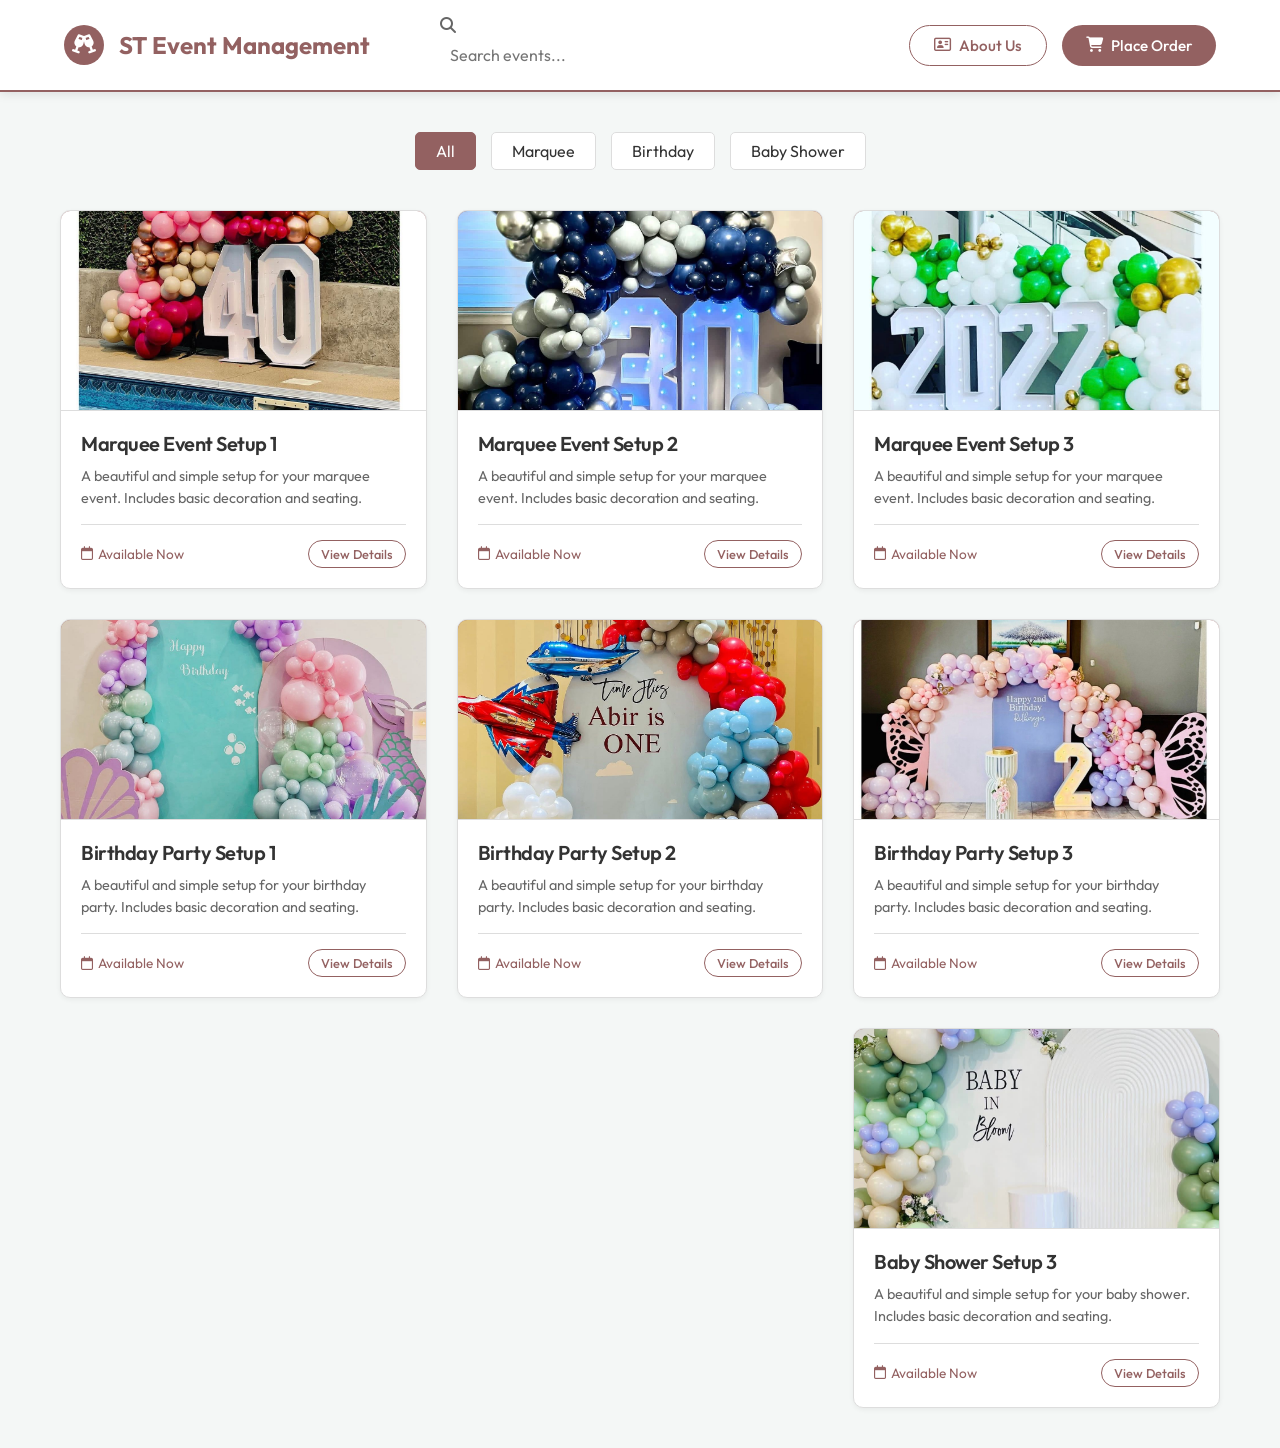
<file: index.html>
<!DOCTYPE html>
<html lang="en">

<head>
    <meta charset="UTF-8">
    <meta name="viewport" content="width=device-width, initial-scale=1.0">
    <title>ST Event Management | Home</title>
    <link rel="stylesheet" href="css/style.css">
    <link rel="stylesheet" href="https://cdnjs.cloudflare.com/ajax/libs/font-awesome/6.4.0/css/all.min.css">
</head>

<body>

    <header>
        <a href="index.html" class="logo">
            <div class="logo-icon">
                <i class="fa-solid fa-glass-cheers"></i>
            </div>
            ST Event Management
        </a>

        <div class="search-nav" style="flex: 1; max-width: 400px; margin: 0 20px;">
            <i class="fa-solid fa-magnifying-glass" style="color: var(--text-secondary);"></i>
            <input type="text" id="searchInput" placeholder="Search events..."
                style="width: 100%; border: none; background: transparent; outline: none; padding: 10px; font-size: 1rem; color: var(--text-primary);">
        </div>

        <nav class="nav-links">
            <a href="about.html" class="btn btn-outline"><i class="fa-regular fa-address-card"></i> About Us</a>

            <a href="login.html" class="btn btn-primary"><i class="fa-solid fa-cart-shopping"></i> Place Order</a>
        </nav>
    </header>

    <main class="container">
        <div class="filters animate-in delay-1">
            <button class="filter-btn active" data-filter="all">All</button>
            <button class="filter-btn" data-filter="marquee">Marquee</button>
            <button class="filter-btn" data-filter="birthday">Birthday</button>
            <button class="filter-btn" data-filter="babyshower">Baby Shower</button>
        </div>

        <div class="event-grid" id="event-grid">
            <!-- Marquee Events -->
            <a href="event.html?category=marquee&img=./images/marque%201.jpeg" class="event-card animate-in delay-1"
                data-category="marquee">
                <div class="card-image placeholder" style="position: relative;">
                    <img src="./images/marque 1.jpeg" alt="Marquee Setup 1"
                        style="position: absolute; top: 0; left: 0; width: 100%; height: 100%; object-fit: cover; z-index: 1;"
                        onerror="this.style.display='none';">
                    <span
                        style="color: white; font-size: 1.2rem; font-weight: bold; position: relative; z-index: 0;">Image
                        1</span>
                </div>
                <div class="card-content">
                    <h3 class="card-title">Marquee Event Setup 1</h3>
                    <p class="card-details">A beautiful and simple setup for your marquee event. Includes basic
                        decoration and seating.</p>
                    <div class="card-footer">
                        <span class="event-date"><i class="fa-regular fa-calendar"></i> Available Now</span>
                        <span class="btn btn-outline" style="padding: 5px 12px; font-size: 0.8rem;">View Details</span>
                    </div>
                </div>
            </a>
            <a href="event.html?category=marquee&img=./images/marque%202.jpeg" class="event-card animate-in delay-2"
                data-category="marquee">
                <div class="card-image placeholder" style="position: relative;">
                    <img src="./images/marque 2.jpeg" alt="Marquee Setup 2"
                        style="position: absolute; top: 0; left: 0; width: 100%; height: 100%; object-fit: cover; z-index: 1;"
                        onerror="this.style.display='none';">
                    <span
                        style="color: white; font-size: 1.2rem; font-weight: bold; position: relative; z-index: 0;">Image
                        2</span>
                </div>
                <div class="card-content">
                    <h3 class="card-title">Marquee Event Setup 2</h3>
                    <p class="card-details">A beautiful and simple setup for your marquee event. Includes basic
                        decoration and seating.</p>
                    <div class="card-footer">
                        <span class="event-date"><i class="fa-regular fa-calendar"></i> Available Now</span>
                        <span class="btn btn-outline" style="padding: 5px 12px; font-size: 0.8rem;">View Details</span>
                    </div>
                </div>
            </a>
            <a href="event.html?category=marquee&img=./images/marque%203.jpeg" class="event-card animate-in delay-3"
                data-category="marquee">
                <div class="card-image placeholder" style="position: relative;">
                    <img src="./images/marque 3.jpeg" alt="Marquee Setup 3"
                        style="position: absolute; top: 0; left: 0; width: 100%; height: 100%; object-fit: cover; z-index: 1;"
                        onerror="this.style.display='none';">
                    <span
                        style="color: white; font-size: 1.2rem; font-weight: bold; position: relative; z-index: 0;">Image
                        3</span>
                </div>
                <div class="card-content">
                    <h3 class="card-title">Marquee Event Setup 3</h3>
                    <p class="card-details">A beautiful and simple setup for your marquee event. Includes basic
                        decoration and seating.</p>
                    <div class="card-footer">
                        <span class="event-date"><i class="fa-regular fa-calendar"></i> Available Now</span>
                        <span class="btn btn-outline" style="padding: 5px 12px; font-size: 0.8rem;">View Details</span>
                    </div>
                </div>
            </a>

            <!-- Birthday Events -->
            <a href="event.html?category=birthday&img=images/Birthday%201.jpeg" class="event-card animate-in delay-4"
                data-category="birthday">
                <div class="card-image placeholder" style="position: relative;">
                    <img src="images/Birthday 1.jpeg" alt="Birthday Party Setup 1"
                        style="position: absolute; top: 0; left: 0; width: 100%; height: 100%; object-fit: cover; z-index: 1;"
                        onerror="this.style.display='none';">
                    <span
                        style="color: white; font-size: 1.2rem; font-weight: bold; position: relative; z-index: 0;">Image
                        1</span>
                </div>
                <div class="card-content">
                    <h3 class="card-title">Birthday Party Setup 1</h3>
                    <p class="card-details">A beautiful and simple setup for your birthday party. Includes basic
                        decoration and seating.</p>
                    <div class="card-footer">
                        <span class="event-date"><i class="fa-regular fa-calendar"></i> Available Now</span>
                        <span class="btn btn-outline" style="padding: 5px 12px; font-size: 0.8rem;">View Details</span>
                    </div>
                </div>
            </a>
            <a href="event.html?category=birthday&img=images/Birthday%202.jpeg" class="event-card animate-in delay-5"
                data-category="birthday">
                <div class="card-image placeholder" style="position: relative;">
                    <img src="images/birthday 2.jpeg" alt="Birthday Party Setup 2"
                        style="position: absolute; top: 0; left: 0; width: 100%; height: 100%; object-fit: cover; z-index: 1;"
                        onerror="this.style.display='none';">
                    <span
                        style="color: white; font-size: 1.2rem; font-weight: bold; position: relative; z-index: 0;">Image
                        2</span>
                </div>
                <div class="card-content">
                    <h3 class="card-title">Birthday Party Setup 2</h3>
                    <p class="card-details">A beautiful and simple setup for your birthday party. Includes basic
                        decoration and seating.</p>
                    <div class="card-footer">
                        <span class="event-date"><i class="fa-regular fa-calendar"></i> Available Now</span>
                        <span class="btn btn-outline" style="padding: 5px 12px; font-size: 0.8rem;">View Details</span>
                    </div>
                </div>
            </a>
            <a href="event.html?category=birthday&img=images/Birthday%203.jpeg" class="event-card animate-in delay-6"
                data-category="birthday">
                <div class="card-image placeholder" style="position: relative;">
                    <img src="images/birthday 3.jpeg" alt="Birthday Party Setup 3"
                        style="position: absolute; top: 0; left: 0; width: 100%; height: 100%; object-fit: cover; z-index: 1;"
                        onerror="this.style.display='none';">
                    <span
                        style="color: white; font-size: 1.2rem; font-weight: bold; position: relative; z-index: 0;">Image
                        3</span>
                </div>
                <div class="card-content">
                    <h3 class="card-title">Birthday Party Setup 3</h3>
                    <p class="card-details">A beautiful and simple setup for your birthday party. Includes basic
                        decoration and seating.</p>
                    <div class="card-footer">
                        <span class="event-date"><i class="fa-regular fa-calendar"></i> Available Now</span>
                        <span class="btn btn-outline" style="padding: 5px 12px; font-size: 0.8rem;">View Details</span>
                    </div>
                </div>
            </a>

            <!-- Baby Shower Events -->
            <a href="event.html?category=babyshower&img=images/Baby%20shower%201.jpeg"
                class="event-card animate-in delay-1" data-category="babyshower">
                <div class="card-image placeholder" style="position: relative;">
                    <img src="images/Baby shower 1.jpeg" alt="Baby Shower Setup 1"
                        style="position: absolute; top: 0; left: 0; width: 100%; height: 100%; object-fit: cover; z-index: 1;"
                        onerror="this.style.display='none';">
                    <span
                        style="color: white; font-size: 1.2rem; font-weight: bold; position: relative; z-index: 0;">Image
                        1</span>
                </div>
                <div class="card-content">
                    <h3 class="card-title">Baby Shower Setup 1</h3>
                    <p class="card-details">A beautiful and simple setup for your baby shower. Includes basic decoration
                        and seating.</p>
                    <div class="card-footer">
                        <span class="event-date"><i class="fa-regular fa-calendar"></i> Available Now</span>
                        <span class="btn btn-outline" style="padding: 5px 12px; font-size: 0.8rem;">View Details</span>
                    </div>
                </div>
            </a>
            <a href="event.html?category=babyshower&img=images/Baby%20shower%202.jpeg"
                class="event-card animate-in delay-2" data-category="babyshower">
                <div class="card-image placeholder" style="position: relative;">
                    <img src="images/baby shower 4.jpeg" alt="Baby Shower Setup 2"
                        style="position: absolute; top: 0; left: 0; width: 100%; height: 100%; object-fit: cover; z-index: 1;"
                        onerror="this.style.display='none';">
                    <span
                        style="color: white; font-size: 1.2rem; font-weight: bold; position: relative; z-index: 0;">Image
                        2</span>
                </div>
                <div class="card-content">
                    <h3 class="card-title">Baby Shower Setup 2</h3>
                    <p class="card-details">A beautiful and simple setup for your baby shower. Includes basic decoration
                        and seating.</p>
                    <div class="card-footer">
                        <span class="event-date"><i class="fa-regular fa-calendar"></i> Available Now</span>
                        <span class="btn btn-outline" style="padding: 5px 12px; font-size: 0.8rem;">View Details</span>
                    </div>
                </div>
            </a>
            <a href="event.html?category=babyshower&img=images/Baby%20shower%203.jpeg"
                class="event-card animate-in delay-3" data-category="babyshower">
                <div class="card-image placeholder" style="position: relative;">
                    <img src="images/baby shower 5.jpeg" alt="Baby Shower Setup 3"
                        style="position: absolute; top: 0; left: 0; width: 100%; height: 100%; object-fit: cover; z-index: 1;"
                        onerror="this.style.display='none';">
                    <span
                        style="color: white; font-size: 1.2rem; font-weight: bold; position: relative; z-index: 0;">Image
                        3</span>
                </div>
                <div class="card-content">
                    <h3 class="card-title">Baby Shower Setup 3</h3>
                    <p class="card-details">A beautiful and simple setup for your baby shower. Includes basic decoration
                        and seating.</p>
                    <div class="card-footer">
                        <span class="event-date"><i class="fa-regular fa-calendar"></i> Available Now</span>
                        <span class="btn btn-outline" style="padding: 5px 12px; font-size: 0.8rem;">View Details</span>
                    </div>
                </div>
            </a>
        </div>

        <script>
            // Filter interaction logic
            let currentFilter = 'all';
            let searchQuery = '';

            const cards = document.querySelectorAll('.event-card');
            const searchInput = document.getElementById('searchInput');
            const buttons = document.querySelectorAll('.filter-btn');

            function filterCards() {
                cards.forEach(card => {
                    const category = card.getAttribute('data-category');
                    const title = card.querySelector('.card-title').textContent.toLowerCase();
                    const desc = card.querySelector('.card-details').textContent.toLowerCase();

                    const matchesFilter = currentFilter === 'all' || currentFilter === category;
                    const matchesSearch = title.includes(searchQuery.toLowerCase()) || desc.includes(searchQuery.toLowerCase());

                    if (matchesFilter && matchesSearch) {
                        card.style.display = 'flex'; // The cards are flex containers
                    } else {
                        card.style.display = 'none';
                    }
                });
            }

            // Search event listener
            searchInput.addEventListener('input', (e) => {
                searchQuery = e.target.value;
                filterCards();
            });

            // Category filter event listeners
            buttons.forEach(btn => {
                btn.addEventListener('click', () => {
                    // Update active state
                    buttons.forEach(b => b.classList.remove('active'));
                    btn.classList.add('active');

                    // Get filter and apply
                    currentFilter = btn.getAttribute('data-filter');
                    filterCards();
                });
            });
        </script>
</body>

</html>
</file>
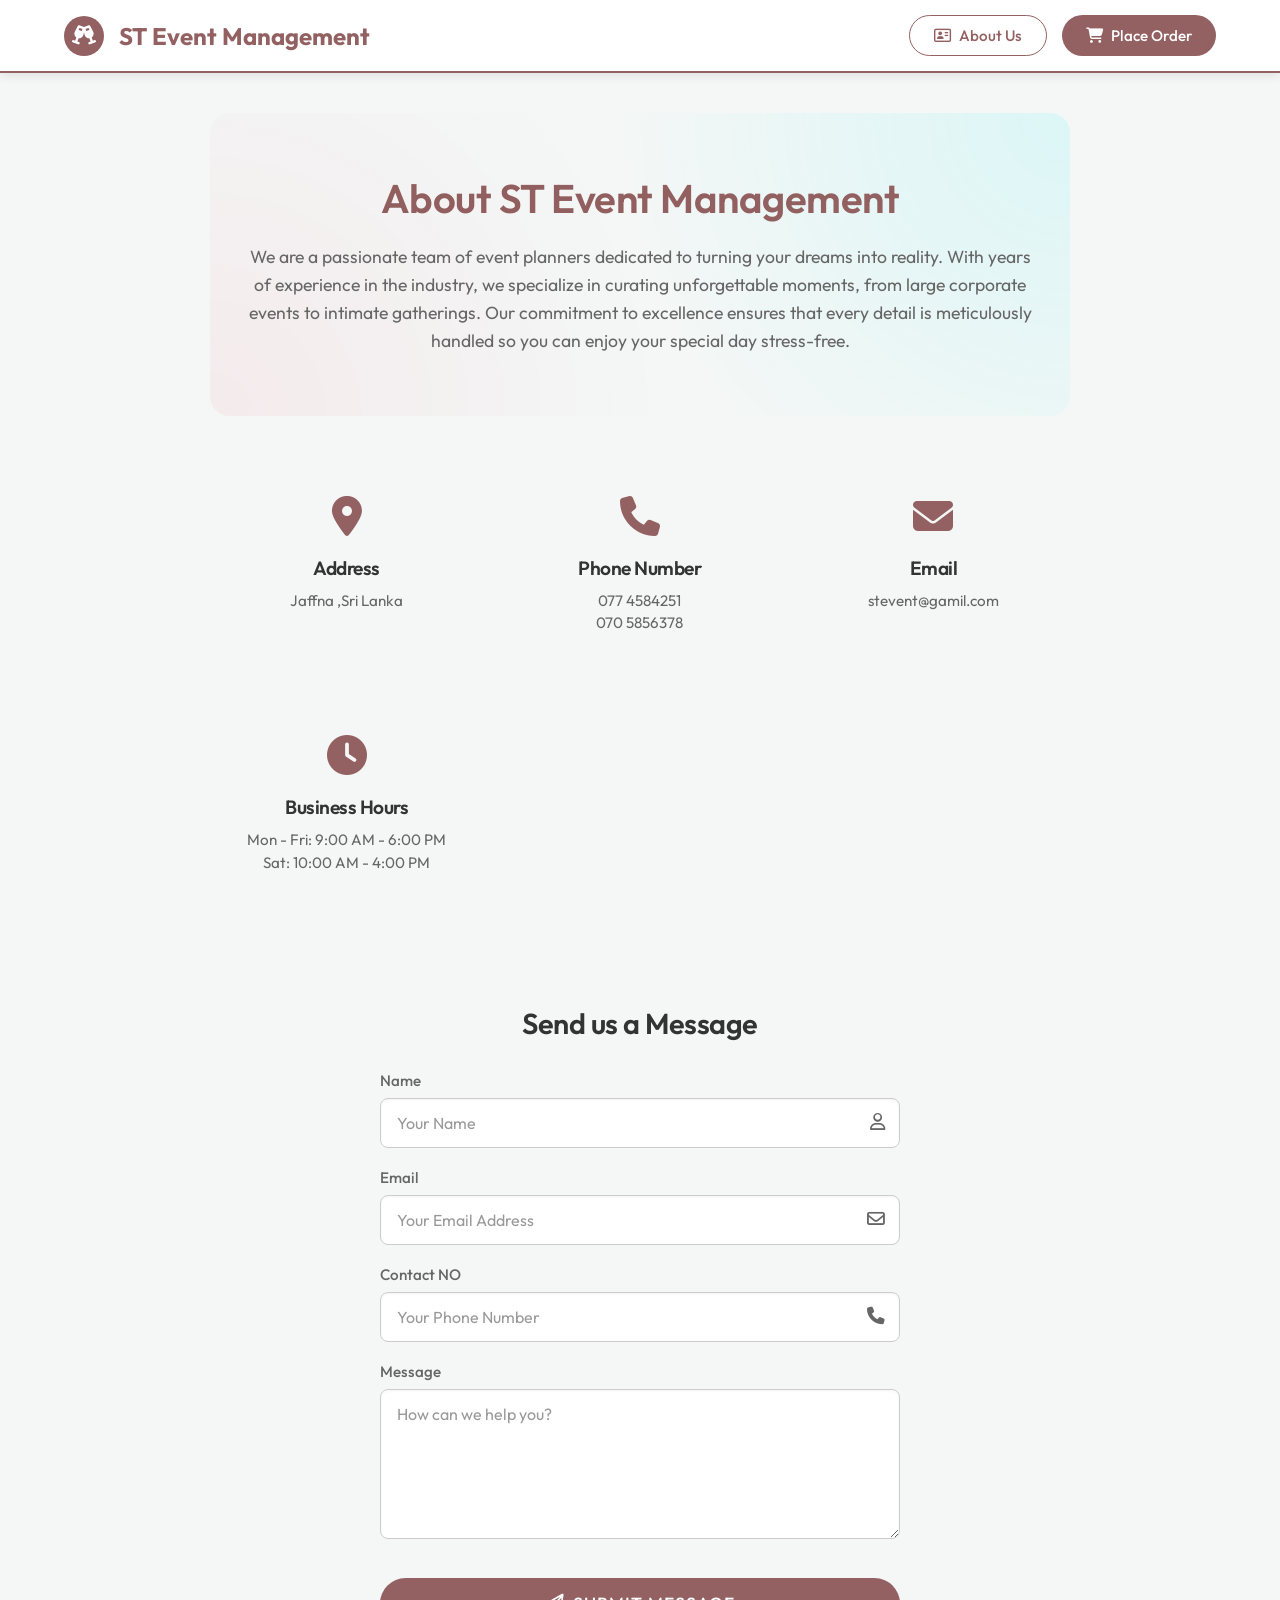
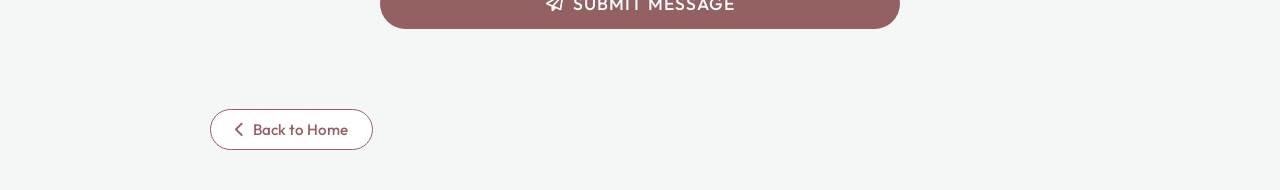
<file: about.html>
<!DOCTYPE html>
<html lang="en">

<head>
    <meta charset="UTF-8">
    <meta name="viewport" content="width=device-width, initial-scale=1.0">
    <title>About Us | ST Event Management</title>
    <link rel="stylesheet" href="css/style.css">
    <link rel="stylesheet" href="css/auth.css">
    <link rel="stylesheet" href="css/about.css">
    <link rel="stylesheet" href="https://cdnjs.cloudflare.com/ajax/libs/font-awesome/6.4.0/css/all.min.css">
</head>

<body>

    <header>
        <a href="index.html" class="logo">
            <div class="logo-icon">
                <i class="fa-solid fa-glass-cheers"></i>
            </div>
            ST Event Management
        </a>
        <nav class="nav-links">
            <a href="about.html" class="btn btn-outline" style="border-color: var(--accent-primary);"><i
                    class="fa-regular fa-address-card"></i> About Us</a>
            <a href="order.html" class="btn btn-primary"><i class="fa-solid fa-cart-shopping"></i> Place Order</a>
        </nav>
    </header>

    <main class="container">

        <div class="about-hero animate-in delay-1">
            <h1 class="about-title">About ST Event Management</h1>
            <p
                style="color: var(--text-secondary); max-width: 800px; margin: 0 auto; font-size: 1.1rem; line-height: 1.6;">
                We are a passionate team of event planners dedicated to turning your dreams into reality.
                With years of experience in the industry, we specialize in curating unforgettable moments,
                from large corporate events to intimate gatherings. Our commitment to excellence ensures that
                every detail is meticulously handled so you can enjoy your special day stress-free.
            </p>
        </div>

        <div class="info-grid">
            <div class="info-card animate-in delay-2">
                <i class="fa-solid fa-location-dot info-icon"></i>
                <h3 class="info-title">Address</h3>
                <p class="info-text">Jaffna ,Sri Lanka </p>
            </div>

            <div class="info-card animate-in delay-3">
                <i class="fa-solid fa-phone info-icon"></i>
                <h3 class="info-title">Phone Number</h3>
                <p class="info-text">077 4584251 <br>070 5856378 </p>
            </div>

            <div class="info-card animate-in delay-4">
                <i class="fa-solid fa-envelope info-icon"></i>
                <h3 class="info-title">Email</h3>
                <p class="info-text">stevent@gamil.com </p>
            </div>

            <div class="info-card animate-in delay-5">
                <i class="fa-solid fa-clock info-icon"></i>
                <h3 class="info-title">Business Hours</h3>
                <p class="info-text">Mon - Fri: 9:00 AM - 6:00 PM <br> Sat: 10:00 AM - 4:00 PM</p>
            </div>
        </div>

        <div class="contact-section animate-in delay-6">
            <h2 class="contact-title">Send us a Message</h2>
            <form action="index.html" method="GET">
                <div class="form-group">
                    <label for="name">Name</label>
                    <input type="text" id="name" class="form-control" placeholder="Your Name" required>
                    <i class="fa-regular fa-user form-icon"></i>
                </div>

                <div class="form-group">
                    <label for="email">Email</label>
                    <input type="email" id="email" class="form-control" placeholder="Your Email Address" required>
                    <i class="fa-regular fa-envelope form-icon"></i>
                </div>

                <div class="form-group">
                    <label for="contact-no">Contact NO</label>
                    <input type="tel" id="contact-no" class="form-control" placeholder="Your Phone Number">
                    <i class="fa-solid fa-phone form-icon"></i>
                </div>

                <div class="form-group">
                    <label for="message">Message</label>
                    <textarea id="message" class="form-control" placeholder="How can we help you?"
                        style="min-height: 150px; resize: vertical;" required></textarea>
                </div>

                <button type="submit" class="btn btn-primary auth-btn"
                    style="background: linear-gradient(135deg, var(--accent-secondary), var(--accent-primary)); border-radius: 30px;">
                    <i class="fa-regular fa-paper-plane"></i> Submit Message
                </button>
            </form>
        </div>

        <div style="text-align: left; margin-top: 20px;">
            <a href="index.html" class="btn btn-outline animate-in delay-6"><i class="fa-solid fa-chevron-left"></i>
                Back to Home</a>
        </div>

    </main>

</body>

</html>
</file>
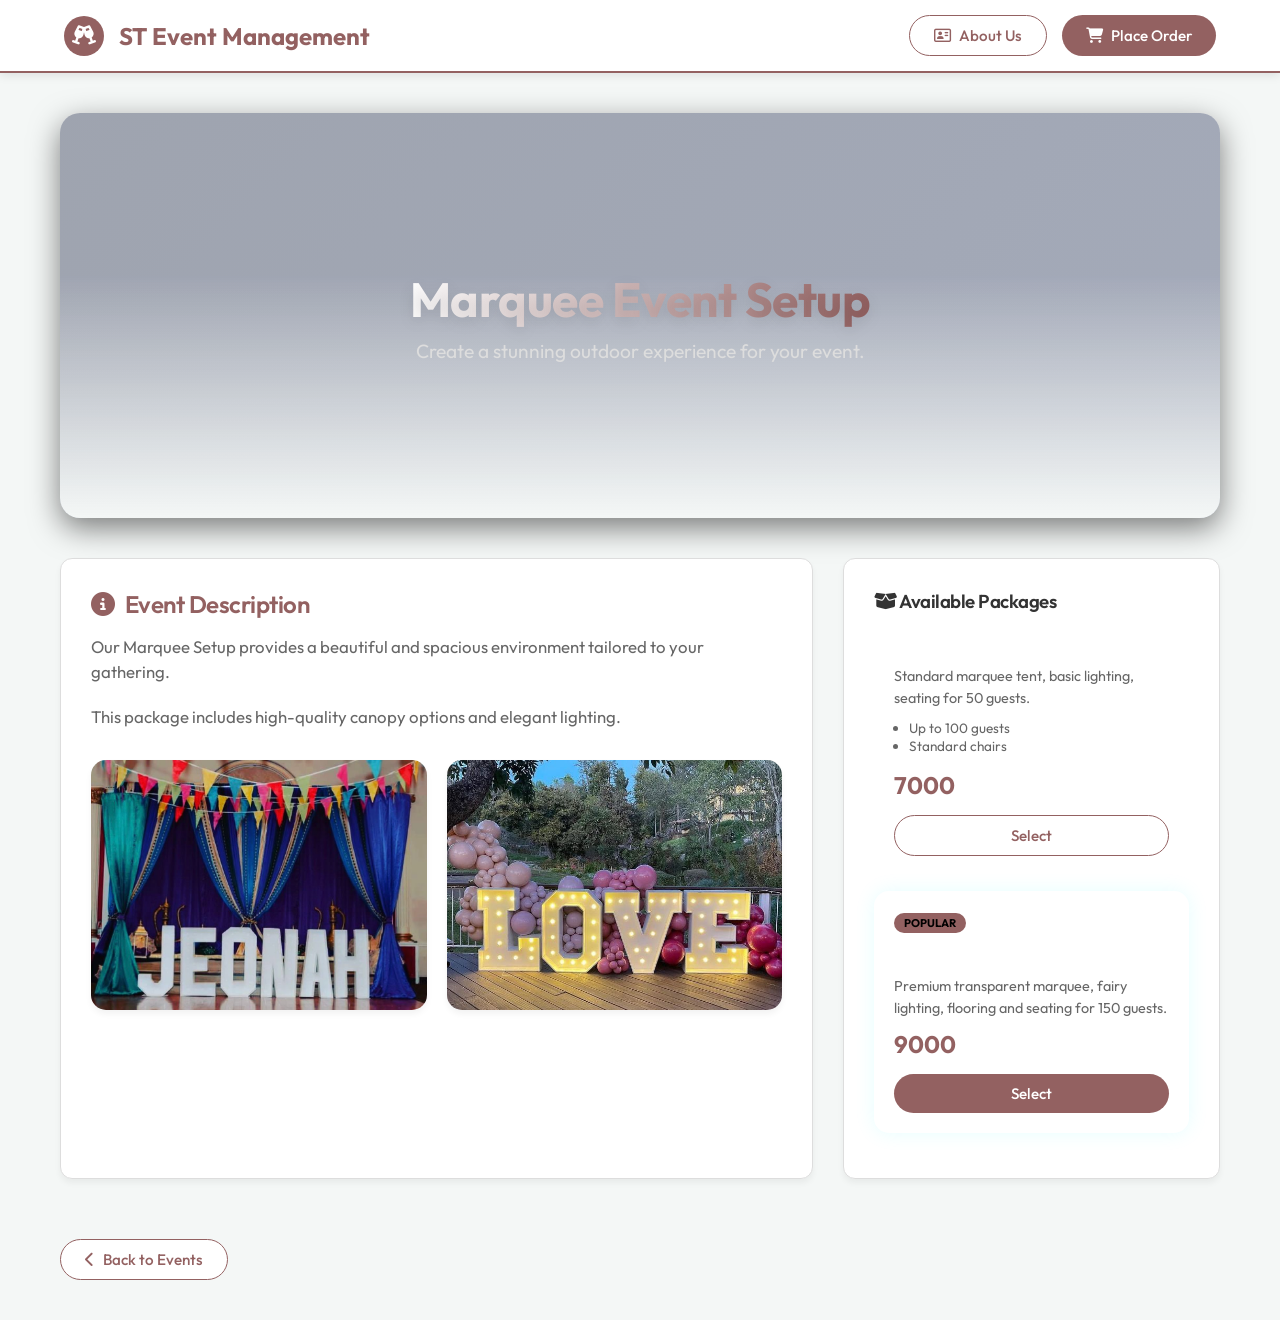
<file: event.html>
<!DOCTYPE html>
<html lang="en">

<head>
    <meta charset="UTF-8">
    <meta name="viewport" content="width=device-width, initial-scale=1.0">
    <title>Event Details | ST Event Management</title>

    <link rel="stylesheet" href="css/style.css">
    <link rel="stylesheet" href="css/event.css">
    <link rel="stylesheet" href="https://cdnjs.cloudflare.com/ajax/libs/font-awesome/6.4.0/css/all.min.css">

</head>

<body>

    <header>

        <a href="index.html" class="logo">
            <div class="logo-icon">
                <i class="fa-solid fa-glass-cheers"></i>
            </div>
            ST Event Management
        </a>

        <nav class="nav-links">
            <a href="about.html" class="btn btn-outline">
                <i class="fa-regular fa-address-card"></i> About Us
            </a>

            <a href="order.html" class="btn btn-primary">
                <i class="fa-solid fa-cart-shopping"></i> Place Order
            </a>
        </nav>

    </header>


    <main class="container">

        <!-- Hero Section -->

        <div class="event-hero animate-in">
            <div class="event-hero-content">
                <h1 class="event-hero-title">Grand Wedding Setup</h1>

                <p style="font-size:1.2rem;color:#ddd;max-width:600px;margin:0 auto;">
                    Transform your special day into a magical experience.
                </p>

            </div>
        </div>


        <div class="event-details-layout">

            <!-- Left Column -->

            <div class="left-col animate-in delay-1">

                <div class="detail-section glass-panel detail-card">

                    <h2>
                        <i class="fa-solid fa-circle-info"></i> Event Description
                    </h2>

                    <p class="card-details" style="font-size:1.05rem;margin-bottom:20px;">
                    </p>

                    <p class="card-details" style="font-size:1.05rem;">
                    </p>


                    <!-- SAMPLE IMAGES GRID -->

                    <div class="sample-images-grid"
                        style="display:grid;grid-template-columns:1fr 1fr;gap:20px;margin-top:30px;">

                        <div class="glass-panel"
                            style="width:100%;height:250px;border-radius:15px;overflow:hidden;border:1px solid var(--glass-border);">

                            <img id="sampleImg1" src="" style="width:100%;height:100%;object-fit:cover;">

                        </div>


                        <div class="glass-panel"
                            style="width:100%;height:250px;border-radius:15px;overflow:hidden;border:1px solid var(--glass-border);">

                            <img id="sampleImg2" src="" style="width:100%;height:100%;object-fit:cover;">

                        </div>

                    </div>

                </div>

            </div>


            <!-- Right Column -->

            <div class="right-col animate-in delay-2">

                <div class="glass-panel detail-card" style="position:sticky;top:100px;">

                    <h3>
                        <i class="fa-solid fa-box-open"></i> Available Packages
                    </h3>


                    <div class="package-item">

                        <h4 style="color:white;font-size:1.1rem;">
                            Basic Package
                        </h4>

                        <p class="card-details" style="margin-bottom:10px;margin-top:10px;">
                        </p>

                        <ul style="color:var(--text-secondary);font-size:0.85rem;padding-left:15px;margin-bottom:15px;">
                            <li>Up to 100 guests</li>
                            <li>Standard chairs</li>
                        </ul>

                        <div class="package-price"></div>

                        <a href="order.html" class="btn btn-outline" style="width:100%;margin-top:15px;">
                            Select
                        </a>

                    </div>


                    <div class="package-item"
                        style="border-color:var(--accent-primary);box-shadow:0 0 20px rgba(0,242,254,0.1);">

                        <div
                            style="background:var(--accent-primary);color:#000;font-size:0.7rem;font-weight:bold;padding:3px 10px;border-radius:10px;display:inline-block;margin-bottom:10px;">
                            POPULAR
                        </div>

                        <h4 style="color:white;font-size:1.1rem;">
                            Premium Package
                        </h4>

                        <p class="card-details" style="margin-bottom:10px;margin-top:10px;">
                        </p>

                        <div class="package-price"></div>

                        <a href="order.html" class="btn btn-primary" style="width:100%;margin-top:15px;">
                            Select
                        </a>

                    </div>

                </div>

            </div>

        </div>


        <a href="index.html" class="btn btn-outline back-btn animate-in delay-3">
            <i class="fa-solid fa-chevron-left"></i>
            Back to Events
        </a>

    </main>


    <script>

        const urlParams = new URLSearchParams(window.location.search);
        const category = urlParams.get('category') || 'marquee';

        const contentData = {

            marquee: {
                title: "Marquee Event Setup",
                subtitle: "Create a stunning outdoor experience for your event.",
                desc1: "Our Marquee Setup provides a beautiful and spacious environment tailored to your gathering.",
                desc2: "This package includes high-quality canopy options and elegant lighting.",
                basicPrice: "7000",
                premiumPrice: "9000",
                basicDesc: "Standard marquee tent, basic lighting, seating for 50 guests.",
                premiumDesc: "Premium transparent marquee, fairy lighting, flooring and seating for 150 guests.",
                img1: "./images/marque 4.jpeg",
                img2: "./images/marque 5.jpeg"
            },

            birthday: {
                title: "Birthday Party Setup",
                subtitle: "Make your birthday an unforgettable celebration.",
                desc1: "Our Birthday Party Setup is customized to your theme and preferences.",
                desc2: "This package features themed decor, balloon arches and custom backdrops.",
                basicPrice: "15000",
                premiumPrice: "30000",
                basicDesc: "Simple balloon decor and cake table setup.",
                premiumDesc: "Full themed decor with photo booth and lighting.",
                img1: "./images/birthday 4.jpeg",
                img2: "./images/birthday 5.jpeg"
            },

            babyshower: {
                title: "Baby Shower Setup",
                subtitle: "Celebrate the arrival of your little one in style.",
                desc1: "Our Baby Shower Setup brings joy and elegance to your celebration.",
                desc2: "We provide floral decorations, seating and personalized sign boards.",
                basicPrice: "20000",
                premiumPrice: "30000",
                basicDesc: "Themed balloons and seating.",
                premiumDesc: "Full baby shower decor with backdrop.",
                img1: "./images/baby shower 5.jpeg",
                img2: "./images/baby shower 4.jpeg"
            }

        };

        const data = contentData[category] || contentData.marquee;

        const imgParam = urlParams.get('img');


        /* TITLE */

        const titleEl = document.querySelector('.event-hero-title');
        const subtitleEl = document.querySelector('.event-hero-content p');
        const heroEl = document.querySelector('.event-hero');

        if (titleEl) titleEl.textContent = data.title;
        if (subtitleEl) subtitleEl.textContent = data.subtitle;


        /* HERO IMAGE (UNCHANGED FROM YOUR ORIGINAL CODE) */

        if (heroEl && imgParam) {

            const heroImg = new Image();

            heroImg.onload = function () {

                heroEl.style.backgroundImage =
                    `linear-gradient(135deg, rgba(31,39,70,0.4) 0%, rgba(45,56,97,0.4) 100%), url('${imgParam}')`;

            };

            heroImg.src = imgParam;

        }


        /* DESCRIPTION */

        const descParagraphs = document.querySelectorAll('.detail-card p.card-details');

        if (descParagraphs.length >= 2) {

            descParagraphs[0].textContent = data.desc1;
            descParagraphs[1].textContent = data.desc2;

        }


        /* PRICES */

        const packagePrices = document.querySelectorAll('.package-price');

        if (packagePrices.length >= 2) {

            packagePrices[0].textContent = data.basicPrice;
            packagePrices[1].textContent = data.premiumPrice;

        }


        /* PACKAGE TEXT */

        const packageDescs = document.querySelectorAll('.package-item p.card-details');

        if (packageDescs.length >= 2) {

            packageDescs[0].textContent = data.basicDesc;
            packageDescs[1].textContent = data.premiumDesc;

        }


        /* SAMPLE IMAGES (NEW PART) */

        const sample1 = document.getElementById("sampleImg1");
        const sample2 = document.getElementById("sampleImg2");

        if (sample1 && sample2) {

            sample1.src = data.img1;
            sample2.src = data.img2;

        }


        /* ORDER LINKS */

        const basicLink = document.querySelector('.package-item .btn-outline[href*="order.html"]');
        const premiumLink = document.querySelector('.package-item .btn-primary[href*="order.html"]');

        if (basicLink) basicLink.href = `order.html?type=${category}&package=basic`;
        if (premiumLink) premiumLink.href = `order.html?type=${category}&package=premium`;

    </script>

</body>

</html>
</file>
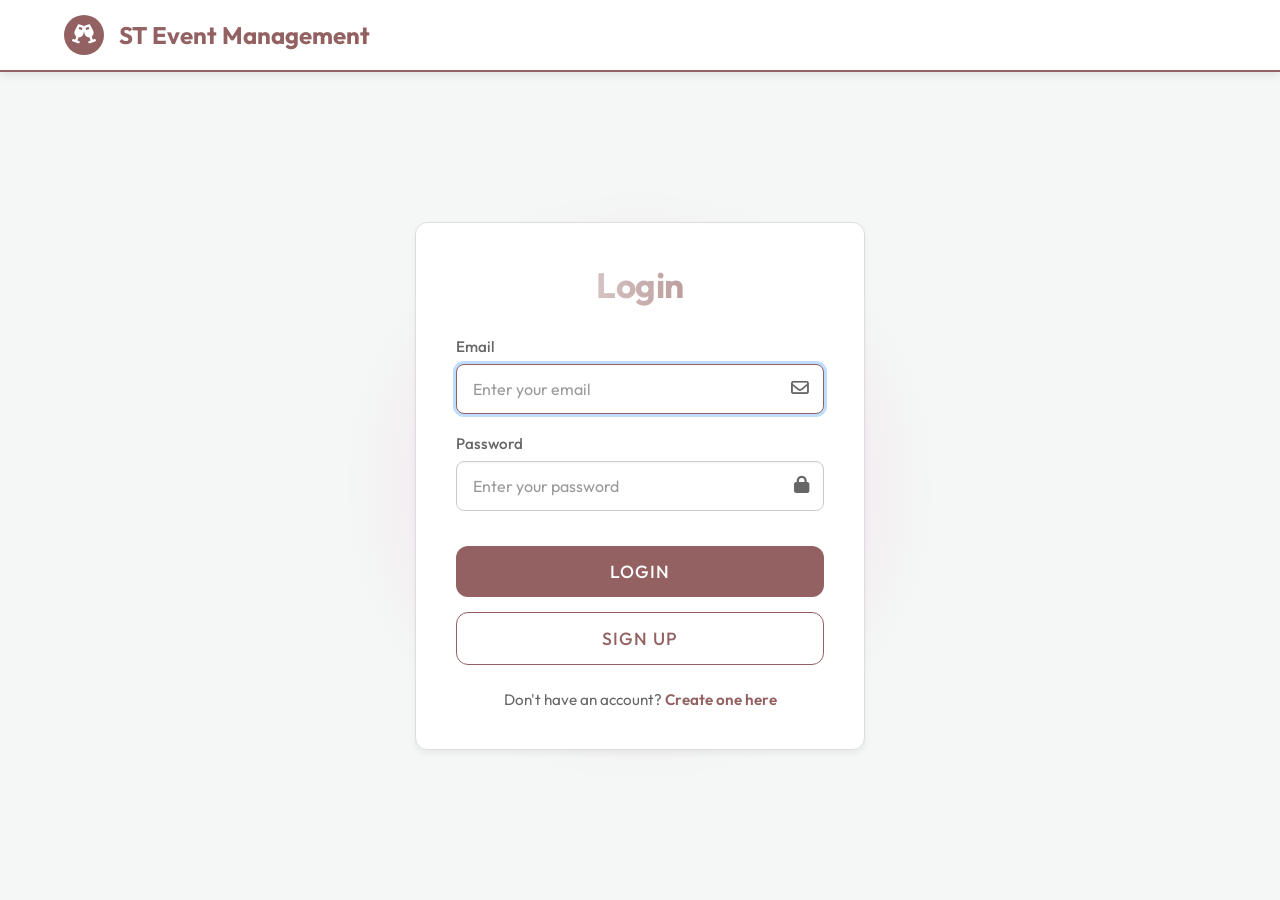
<file: login.html>
<!DOCTYPE html>
<html lang="en">

<head>
    <meta charset="UTF-8">
    <meta name="viewport" content="width=device-width, initial-scale=1.0">
    <title>Login | ST Event Management</title>
    <link rel="stylesheet" href="css/style.css">
    <link rel="stylesheet" href="css/auth.css">
    <link rel="stylesheet" href="https://cdnjs.cloudflare.com/ajax/libs/font-awesome/6.4.0/css/all.min.css">
</head>

<body>

    <header>
        <a href="index.html" class="logo">
            <div class="logo-icon">
                <i class="fa-solid fa-glass-cheers"></i>

            </div>
            ST Event Management
        </a>
        <nav class="nav-links">

            <!-- Highlighted current page logic conceptually -->
            <a href="login.html" class="btn btn-primary"
                style="background: rgba(255,255,255,0.1); color: white; box-shadow: none; border: 1px solid var(--glass-border); pointer-events: none;"><i
                    class="fa-regular fa-user"></i> Login</a>
        </nav>
    </header>

    <main class="auth-wrapper">
        <div class="auth-card glass-panel animate-in">
            <h1 class="auth-title">Login</h1>

            <form action="order.html" method="GET">
                <div class="form-group delay-1 animate-in">
                    <label for="email">Email</label>
                    <input type="email" id="email" class="form-control" placeholder="Enter your email" required
                        autofocus>
                    <i class="fa-regular fa-envelope form-icon"></i>
                </div>

                <div class="form-group delay-2 animate-in">
                    <label for="password">Password</label>
                    <input type="password" id="password" class="form-control" placeholder="Enter your password"
                        required>
                    <i class="fa-solid fa-lock form-icon"></i>
                </div>

                <button type="submit" class="btn btn-primary auth-btn delay-3 animate-in">Login</button>
                <a href="signup.html" class="btn btn-outline auth-btn auth-btn-secondary delay-4 animate-in">Sign Up</a>

                <div class="auth-links delay-5 animate-in">
                    <p>Don't have an account? <a href="signup.html">Create one here</a></p>
                </div>
            </form>
        </div>
    </main>

</body>

</html>
</file>
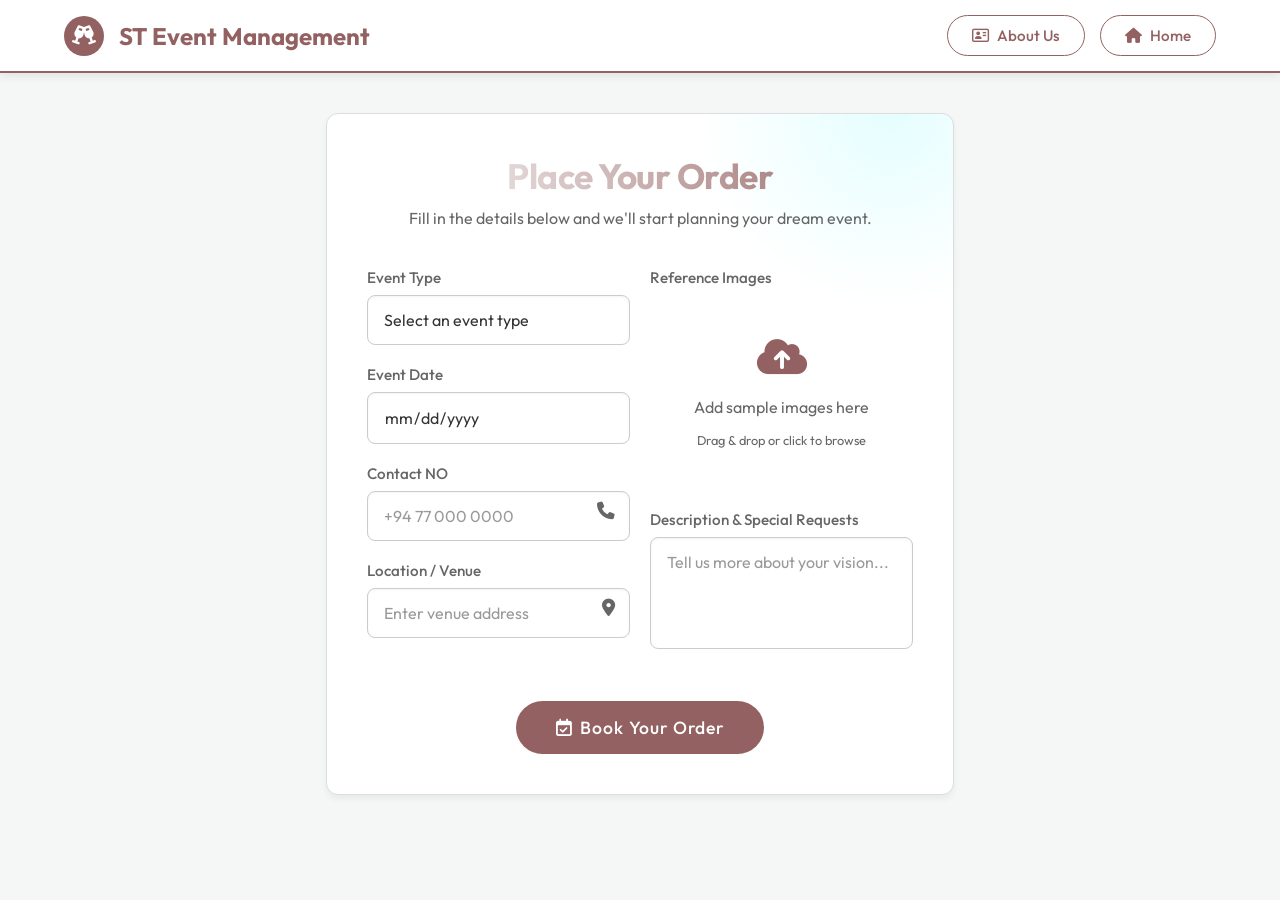
<file: order.html>
<!DOCTYPE html>
<html lang="en">

<head>
    <meta charset="UTF-8">
    <meta name="viewport" content="width=device-width, initial-scale=1.0">
    <title>Place Order | ST Event Management</title>
    <link rel="stylesheet" href="css/style.css">
    <link rel="stylesheet" href="css/auth.css"> <!-- Reusing form styles -->
    <link rel="stylesheet" href="css/event.css">
    <link rel="stylesheet" href="https://cdnjs.cloudflare.com/ajax/libs/font-awesome/6.4.0/css/all.min.css">
</head>

<body>

    <header>
        <a href="index.html" class="logo">
            <div class="logo-icon">
                <i class="fa-solid fa-glass-cheers"></i>
            </div>
            ST Event Management
        </a>

        <nav class="nav-links">
            <a href="about.html" class="btn btn-outline"><i class="fa-regular fa-address-card"></i> About Us</a>
            <a href="index.html" class="btn btn-outline"><i class="fa-solid fa-house"></i> Home</a>
        </nav>
    </header>

    <main class="container">
        <div class="order-container">
            <div class="glass-panel order-card animate-in delay-1">
                <div style="text-align: center; margin-bottom: 40px;">
                    <h1 class="auth-title" style="margin-bottom: 10px;">Place Your Order</h1>
                    <p style="color: var(--text-secondary);">Fill in the details below and we'll start planning your
                        dream event.</p>
                </div>

                <form action="index.html" method="GET">
                    <div class="form-grid">
                        <!-- Left side inputs -->
                        <div class="left-inputs">
                            <div class="form-group">
                                <label for="event-type">Event Type</label>
                                <select id="event-type" class="form-control"
                                    style="appearance: none; background-image: url('data:image/svg+xml;charset=UTF-8,%3Csvg%20fill%3D%22white%22%20height%3D%2224%22%20viewBox%3D%220%200%2024%2024%22%20width%3D%2224%22%20xmlns%3D%22http%3A%2F%2Fwww.w3.org%2F2000%2Fsvg%22%3E%3Cpath%20d%3D%22M7%2010l5%205%205-5z%22%20%2F%3E%3Cpath%20d%3D%22M0%200h24v24H0z%22%20fill%3D%22none%22%20%2F%3E%3C%2Fsvg%3E'); background-repeat: no-repeat; background-position-x: 95%; background-position-y: 50%;">
                                    <option value="" disabled selected>Select an event type</option>

                                    <option value="birthday">Birthday Party</option>
                                    <option value="babyshower">Baby Shower</option>
                                    <option value="marquee">Marquee Setup</option>
                                </select>
                            </div>

                            <div class="form-group">
                                <label for="event-date">Event Date</label>
                                <input type="date" id="event-date" class="form-control" required
                                    style="color-scheme: dark;">
                            </div>

                            <div class="form-group">
                                <label for="contact-no">Contact NO</label>
                                <input type="tel" id="contact-no" class="form-control" placeholder="+94 77 000 0000"
                                    required>
                                <i class="fa-solid fa-phone form-icon" style="top: 38px;"></i>
                            </div>

                            <div class="form-group">
                                <label for="location">Location / Venue</label>
                                <input type="text" id="location" class="form-control" placeholder="Enter venue address"
                                    required>
                                <i class="fa-solid fa-location-dot form-icon" style="top: 38px;"></i>
                            </div>
                        </div>

                        <!-- Right side inputs -->
                        <div class="right-inputs">
                            <div class="form-group">
                                <label>Reference Images</label>
                                <div class="upload-area" onclick="document.getElementById('file-upload').click()">
                                    <i class="fa-solid fa-cloud-arrow-up upload-icon"></i>
                                    <span>Add sample images here</span>
                                    <span style="font-size: 0.8rem; margin-top: 5px; color: var(--text-secondary);">Drag
                                        & drop or click to browse</span>
                                    <input type="file" id="file-upload" style="display: none;" multiple>
                                </div>
                            </div>

                            <div class="form-group" style="height: calc(100% - 170px);">
                                <label for="description">Description & Special Requests</label>
                                <textarea id="description" class="form-control"
                                    placeholder="Tell us more about your vision..."
                                    style="height: 50%; min-height: 100px; resize: none;"></textarea>
                            </div>
                        </div>
                    </div>

                    <div style="margin-top: 40px; text-align: center;">
                        <button type="submit" class="btn btn-primary"
                            style="padding: 15px 40px; font-size: 1.1rem; border-radius: 30px; letter-spacing: 1px;">
                            <i class="fa-regular fa-calendar-check"></i> Book Your Order
                        </button>
                    </div>
                </form>
            </div>
        </div>
    </main>

    <script>
        // Simple file upload interaction
        const uploadArea = document.querySelector('.upload-area');
        const fileInput = document.getElementById('file-upload');

        uploadArea.addEventListener('dragover', (e) => {
            e.preventDefault();
            uploadArea.classList.add('active');
        });

        uploadArea.addEventListener('dragleave', () => {
            uploadArea.classList.remove('active');
        });

        uploadArea.addEventListener('drop', (e) => {
            e.preventDefault();
            uploadArea.classList.remove('active');
            if (e.dataTransfer.files.length > 0) {
                fileInput.files = e.dataTransfer.files;
                uploadArea.innerHTML = `<i class="fa-solid fa-check-circle upload-icon" style="color: #00f2fe;"></i><span>${e.dataTransfer.files.length} file(s) selected</span>`;
            }
        });

        fileInput.addEventListener('change', () => {
            if (fileInput.files.length > 0) {
                uploadArea.innerHTML = `<i class="fa-solid fa-check-circle upload-icon" style="color: #00f2fe;"></i><span>${fileInput.files.length} file(s) selected</span>`;
            }
        });
    </script>
</body>

</html>
</file>
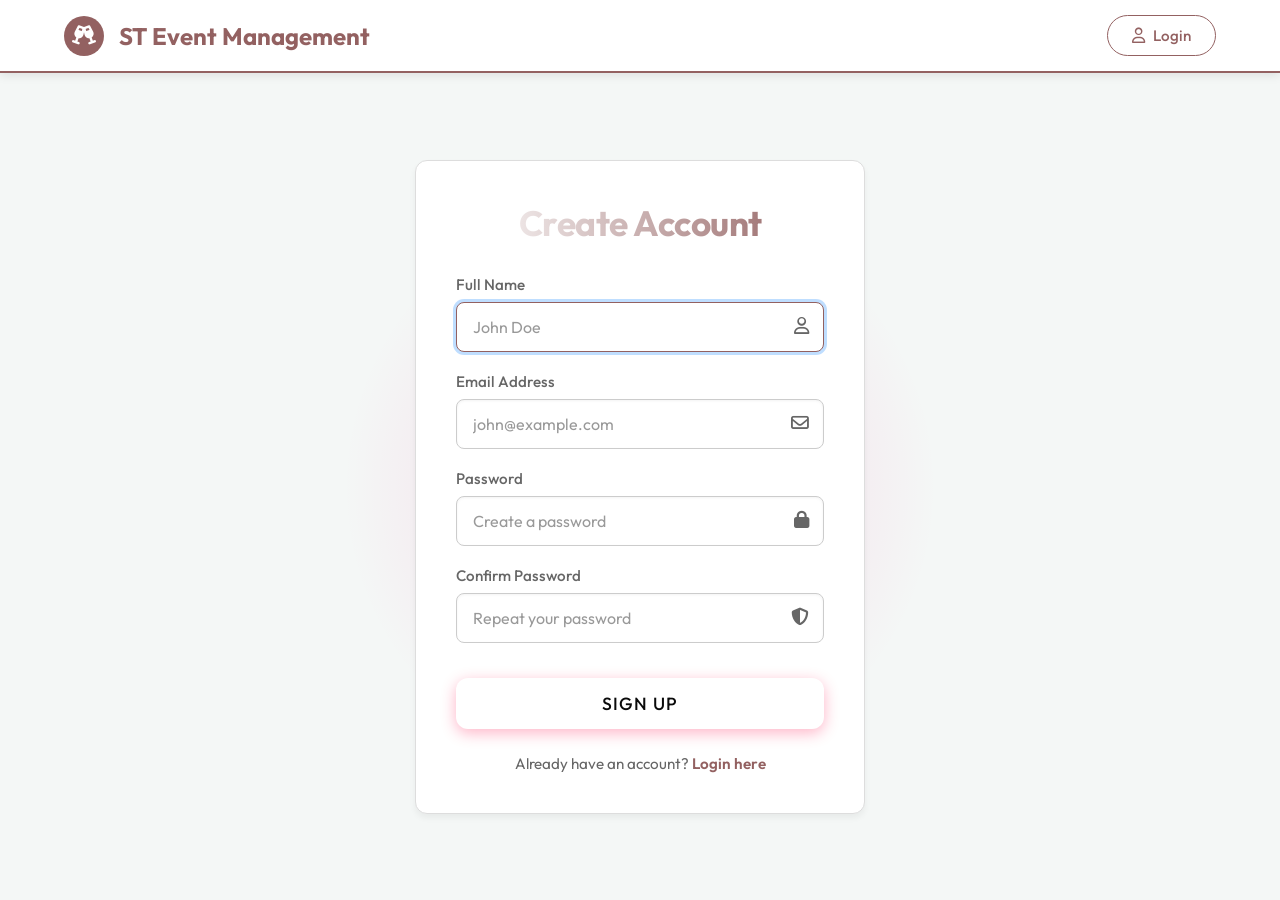
<file: signup.html>
<!DOCTYPE html>
<html lang="en">

<head>
    <meta charset="UTF-8">
    <meta name="viewport" content="width=device-width, initial-scale=1.0">
    <title>Create Account | ST Event Management</title>
    <link rel="stylesheet" href="css/style.css">
    <link rel="stylesheet" href="css/auth.css">
    <link rel="stylesheet" href="https://cdnjs.cloudflare.com/ajax/libs/font-awesome/6.4.0/css/all.min.css">
</head>

<body>

    <header>
        <a href="index.html" class="logo">
            <div class="logo-icon">
                <i class="fa-solid fa-glass-cheers"></i>
            </div>
            ST Event Management
        </a>
        <nav class="nav-links">

            <a href="login.html" class="btn btn-outline"><i class="fa-regular fa-user"></i> Login</a>
        </nav>
    </header>

    <main class="auth-wrapper">
        <div class="auth-card glass-panel animate-in">
            <h1 class="auth-title">Create Account</h1>

            <form action="login.html" method="GET">
                <div class="form-group delay-1 animate-in">
                    <label for="name">Full Name</label>
                    <input type="text" id="name" class="form-control" placeholder="John Doe" required autofocus>
                    <i class="fa-regular fa-user form-icon"></i>
                </div>

                <div class="form-group delay-2 animate-in">
                    <label for="email">Email Address</label>
                    <input type="email" id="email" class="form-control" placeholder="john@example.com" required>
                    <i class="fa-regular fa-envelope form-icon"></i>
                </div>

                <div class="form-group delay-3 animate-in">
                    <label for="password">Password</label>
                    <input type="password" id="password" class="form-control" placeholder="Create a password" required>
                    <i class="fa-solid fa-lock form-icon"></i>
                </div>

                <div class="form-group delay-4 animate-in">
                    <label for="confirm-password">Confirm Password</label>
                    <input type="password" id="confirm-password" class="form-control" placeholder="Repeat your password"
                        required>
                    <i class="fa-solid fa-shield-halved form-icon"></i>
                </div>

                <button type="submit" class="btn btn-primary auth-btn delay-5 animate-in"
                    style="background: linear-gradient(135deg, var(--accent-pink), var(--accent-orange)); color: rgb(10, 10, 10); box-shadow: 0 4px 15px rgba(255, 8, 68, 0.3);">Sign
                    Up</button>

                <div class="auth-links delay-6 animate-in">
                    <p>Already have an account? <a href="login.html">Login here</a></p>
                </div>
            </form>
        </div>
    </main>

</body>

</html>
</file>
<file: css/style.css>
@import url('https://fonts.googleapis.com/css2?family=Outfit:wght@300;400;500;600;700&display=swap');

:root {
    --bg-color: #f4f7f6;
    --text-primary: #333333;
    --text-secondary: #666666;
    --accent-primary: #936161;
    --accent-secondary: #936161;
    --card-bg: #ffffff;
    --border-color: #dddddd;
    --transition: all 0.3s ease;
}

* {
    margin: 0;
    padding: 0;
    box-sizing: border-box;
    font-family: 'Outfit', sans-serif;
}

body {
    background-color: var(--bg-color);
    color: var(--text-primary);
    min-height: 100vh;
    display: flex;
    flex-direction: column;
}

/* Typography */
h1,
h2,
h3,
h4,
h5,
h6 {
    font-weight: 600;
    letter-spacing: -0.5px;
}

a {
    text-decoration: none;
    color: inherit;
}

/* Solid Cards */
.glass-panel {
    background: var(--card-bg);
    border: 1px solid var(--border-color);
    border-radius: 12px;
    box-shadow: 0 4px 6px rgba(0, 0, 0, 0.05);
}

/* Navigation */
header {
    padding: 15px 5%;
    display: flex;
    justify-content: space-between;
    align-items: center;
    background: var(--card-bg);
    border-bottom: 2px solid var(--accent-primary);
    box-shadow: 0 2px 10px rgba(0, 0, 0, 0.1);
}

.logo {
    display: flex;
    align-items: center;
    gap: 15px;
    font-size: 1.5rem;
    font-weight: 700;
    color: var(--accent-secondary);
}

.logo .logo-icon {
    width: 40px;
    height: 40px;
    background: var(--accent-primary);
    border-radius: 50%;
    display: flex;
    align-items: center;
    justify-content: center;
    color: white;
    font-size: 1.2rem;
}

.nav-links {
    display: flex;
    gap: 15px;
}

/* Buttons */
.btn {
    padding: 10px 24px;
    border-radius: 30px;
    font-weight: 500;
    font-size: 0.95rem;
    cursor: pointer;
    transition: var(--transition);
    border: none;
    outline: none;
    display: inline-flex;
    align-items: center;
    justify-content: center;
    gap: 8px;
}

.btn-outline {
    background: white;
    border: 1px solid var(--accent-primary);
    color: var(--accent-primary);
}

.btn-outline:hover {
    background: var(--accent-primary);
    color: white;
}

.btn-primary {
    background: var(--accent-primary);
    color: white;
}

.btn-primary:hover {
    background: var(--accent-secondary);
}

/* Layout Container */
.container {
    max-width: 1200px;
    margin: 0 auto;
    padding: 40px 20px;
    flex: 1;
}

/* Filters */
.filters {
    display: flex;
    justify-content: center;
    flex-wrap: wrap;
    gap: 15px;
    margin-bottom: 40px;
}

.filter-btn {
    padding: 8px 20px;
    border-radius: 5px;
    background: white;
    border: 1px solid var(--border-color);
    color: var(--text-primary);
    cursor: pointer;
    transition: var(--transition);
    font-size: 1rem;
}

.filter-btn:hover,
.filter-btn.active {
    background: var(--accent-primary);
    color: white;
    border-color: var(--accent-primary);
}

/* Grid & Cards */
.event-grid {
    display: grid;
    grid-template-columns: repeat(auto-fit, minmax(320px, 1fr));
    gap: 30px;
}

@media (min-width: 1024px) {
    .event-grid {
        grid-template-columns: repeat(3, 1fr);
    }
}

.event-card {
    border-radius: 10px;
    overflow: hidden;
    transition: var(--transition);
    display: flex;
    flex-direction: column;
    text-decoration: none;
    background: var(--card-bg);
    border: 1px solid var(--border-color);
    box-shadow: 0 2px 5px rgba(0, 0, 0, 0.05);
}

.event-card:hover {
    transform: translateY(-5px);
    box-shadow: 0 5px 15px rgba(0, 0, 0, 0.1);
}

.card-image {
    width: 100%;
    height: 200px;
    object-fit: cover;
    background-color: #eee;
    position: relative;
    border-bottom: 1px solid var(--border-color);
}

/* Placeholder gradient background for when image is missing */
.card-image.placeholder {
    background: var(--accent-secondary);
    display: flex;
    align-items: center;
    justify-content: center;
}

.card-image i {
    font-size: 3rem;
    color: rgba(255, 255, 255, 0.2);
}

.card-content {
    padding: 20px;
    flex: 1;
    display: flex;
    flex-direction: column;
}

.card-title {
    font-size: 1.25rem;
    margin-bottom: 10px;
    color: var(--text-primary);
}

.card-details {
    color: var(--text-secondary);
    font-size: 0.9rem;
    line-height: 1.5;
    margin-bottom: 15px;
    flex: 1;
}

.card-footer {
    display: flex;
    justify-content: space-between;
    align-items: center;
    padding-top: 15px;
    border-top: 1px solid var(--border-color);
}

.event-date {
    font-size: 0.85rem;
    color: var(--accent-primary);
    display: flex;
    align-items: center;
    gap: 5px;
}

/* Animations */
@keyframes fadeIn {
    from {
        opacity: 0;
        transform: translateY(20px);
    }

    to {
        opacity: 1;
        transform: translateY(0);
    }
}

.animate-in {
    animation: fadeIn 0.6s ease forwards;
    opacity: 0;
}

.delay-1 {
    animation-delay: 0.1s;
}

.delay-2 {
    animation-delay: 0.2s;
}

.delay-3 {
    animation-delay: 0.3s;
}

.delay-4 {
    animation-delay: 0.4s;
}

.delay-5 {
    animation-delay: 0.5s;
}

.delay-6 {
    animation-delay: 0.6s;
}
</file>
<file: css/auth.css>
/* Auth specific styling extends style.css */

.auth-wrapper {
    display: flex;
    align-items: center;
    justify-content: center;
    flex: 1;
    /* take up remaining height after header */
    padding: 60px 20px;
    position: relative;
    z-index: 1;
}

/* Background blob animation for auth pages */
.auth-wrapper::before {
    content: '';
    position: absolute;
    width: 600px;
    height: 600px;
    background: radial-gradient(circle, rgba(255, 8, 128, 0.15) 0%, transparent 70%);
    top: 50%;
    left: 50%;
    transform: translate(-50%, -50%);
    z-index: -1;
    border-radius: 50%;
    animation: pulse 10s infinite alternate cubic-bezier(0.4, 0, 0.2, 1);
}

@keyframes pulse {
    0% {
        transform: translate(-50%, -50%) scale(1);
        filter: blur(20px);
    }

    100% {
        transform: translate(-50%, -50%) scale(1.2);
        filter: blur(40px);
    }
}

.auth-card {
    width: 100%;
    max-width: 450px;
    padding: 40px;
    text-align: center;
}

.auth-title {
    font-size: 2.2rem;
    margin-bottom: 30px;
    background: linear-gradient(to right, #fff, var(--accent-secondary));
    -webkit-background-clip: text;
    -webkit-text-fill-color: transparent;
    font-weight: 700;
}

.form-group {
    margin-bottom: 20px;
    text-align: left;
    position: relative;
}

.form-group label {
    display: block;
    margin-bottom: 8px;
    font-size: 0.95rem;
    color: var(--text-secondary);
    font-weight: 500;
}

.form-control {
    width: 100%;
    padding: 14px 16px;
    background: #ffffff;
    /* Solid white background for visibility */
    border: 1px solid #cccccc;
    /* Clear noticeable border */
    border-radius: 8px;
    /* Slightly less rounded */
    color: var(--text-primary);
    font-size: 1rem;
    transition: var(--transition);
    outline: none;
    box-shadow: inset 0 1px 3px rgba(0, 0, 0, 0.05);
    /* Subtle inner shadow */
}

.form-control:focus {
    border-color: var(--accent-primary);
    background: #ffffff;
    box-shadow: 0 0 0 3px rgba(0, 123, 255, 0.25);
    /* Standard focus ring */
}

.form-control::placeholder {
    color: #999999;
    /* Darker placeholder for better contrast */
}

.auth-btn {
    width: 100%;
    padding: 14px;
    font-size: 1.1rem;
    margin-top: 15px;
    border-radius: 12px;
    text-transform: uppercase;
    letter-spacing: 1px;
}

.auth-btn-secondary {
    width: 100%;
    margin-top: 15px;
    background: transparent;
    border: 1px solid var(--accent-primary);
    color: var(--accent-primary);
}

.auth-links {
    margin-top: 25px;
    font-size: 0.95rem;
    color: var(--text-secondary);
}

.auth-links a {
    color: var(--accent-primary);
    font-weight: 600;
    transition: var(--transition);
}

.auth-links a:hover {
    color: var(--text-primary);
    text-shadow: 0 0 10px rgba(0, 242, 254, 0.5);
}

/* Event specifics extra utilities if needed */
.form-icon {
    position: absolute;
    right: 15px;
    top: 42px;
    color: var(--text-secondary);
    font-size: 1.1rem;
}
</file>
<file: css/about.css>
/* About Us page specific styles */

.about-hero {
    text-align: center;
    padding: 60px 30px;
    background: rgba(255, 255, 255, 0.02);
    border-radius: 20px;
    margin-bottom: 40px;
    border: 1px solid var(--glass-border);
    position: relative;
    overflow: hidden;
}

.about-hero::before {
    content: '';
    position: absolute;
    top: 0;
    left: 0;
    width: 100%;
    height: 100%;
    background: radial-gradient(circle at top right, rgba(0, 242, 254, 0.1), transparent 50%),
        radial-gradient(circle at bottom left, rgba(255, 8, 68, 0.05), transparent 50%);
    z-index: -1;
}

.about-title {
    font-size: 2.5rem;
    margin-bottom: 20px;
    background: linear-gradient(to right, #915e5e, var(--accent-primary));
    -webkit-background-clip: text;
    -webkit-text-fill-color: transparent;
}

.info-grid {
    display: grid;
    grid-template-columns: repeat(auto-fit, minmax(220px, 1fr));
    gap: 20px;
    margin-bottom: 50px;
}

.info-card {
    background: var(--glass-bg);
    border: 1px solid var(--glass-border);
    border-radius: 15px;
    padding: 40px 20px;
    text-align: center;
    transition: var(--transition);
}

.info-card:hover {
    transform: translateY(-8px);
    background: rgba(0, 242, 254, 0.05);
    border-color: var(--accent-primary);
    box-shadow: 0 10px 20px rgba(0, 0, 0, 0.3), 0 0 15px rgba(0, 242, 254, 0.1);
}

.info-icon {
    font-size: 2.5rem;
    margin-bottom: 20px;
    display: inline-block;
    color: var(--accent-primary);
}

.info-title {
    font-size: 1.2rem;
    margin-bottom: 10px;
    color: var(--text-primary);
    font-weight: 600;
}

.info-text {
    font-size: 0.95rem;
    color: var(--text-secondary);
    line-height: 1.5;
}

.contact-section {
    max-width: 600px;
    margin: 0 auto;
    padding: 40px;
    background: var(--glass-bg);
    border: 1px solid var(--glass-border);
    border-radius: 20px;
    margin-bottom: 40px;
    position: relative;
}

.contact-section::after {
    content: '';
    position: absolute;
    bottom: -10%;
    right: -10%;
    width: 200px;
    height: 200px;
    background: var(--accent-pink);
    border-radius: 50%;
    filter: blur(80px);
    opacity: 0.2;
    z-index: -1;
}

.contact-title {
    text-align: center;
    margin-bottom: 30px;
    font-size: 1.8rem;
}
</file>
<file: css/event.css>
/* Specifics for event and order pages */

.event-hero {
    width: 100%;
    height: 45vh;
    border-radius: 20px;
    background: linear-gradient(135deg, rgba(31, 39, 70, 0.4) 0%, rgba(45, 56, 97, 0.4) 100%), url('https://images.unsplash.com/photo-1519167758481-83f550bb49b3?auto=format&fit=crop&q=80&w=1600') center/cover;
    position: relative;
    margin-bottom: 40px;
    display: flex;
    align-items: center;
    justify-content: center;
    overflow: hidden;
    box-shadow: 0 10px 30px rgba(0, 0, 0, 0.5);
    border: 1px solid var(--glass-border);
}

.event-hero::after {
    content: '';
    position: absolute;
    bottom: 0;
    left: 0;
    width: 100%;
    height: 60%;
    background: linear-gradient(to top, var(--bg-color), transparent);
    pointer-events: none;
}

.event-hero-content {
    position: relative;
    z-index: 10;
    text-align: center;
    padding: 20px;
}

.event-hero-title {
    font-size: 3rem;
    font-weight: 700;
    margin-bottom: 10px;
    background: linear-gradient(to right, #fff, var(--accent-primary));
    -webkit-background-clip: text;
    -webkit-text-fill-color: transparent;
    text-shadow: 0 5px 15px rgba(0, 0, 0, 0.1);
}

.event-details-layout {
    display: grid;
    grid-template-columns: 2fr 1fr;
    gap: 30px;
    margin-bottom: 40px;
}

@media (max-width: 900px) {
    .event-details-layout {
        grid-template-columns: 1fr;
    }
}

.detail-section {
    margin-bottom: 30px;
}

.detail-section h2,
.detail-section h3 {
    color: var(--accent-primary);
    margin-bottom: 15px;
    display: flex;
    align-items: center;
    gap: 10px;
}

.detail-card {
    padding: 30px;
    height: 100%;
}

.package-item {
    background: rgba(255, 255, 255, 0.03);
    border: 1px solid var(--glass-border);
    padding: 20px;
    border-radius: 15px;
    margin-bottom: 15px;
    transition: var(--transition);
}

.package-item:hover {
    background: rgba(255, 255, 255, 0.08);
    border-color: var(--accent-primary);
    transform: translateY(-2px);
}

.package-price {
    font-size: 1.5rem;
    color: var(--accent-secondary);
    font-weight: 700;
    margin-top: 10px;
}

.rating-container {
    display: flex;
    align-items: center;
    gap: 15px;
    margin-bottom: 25px;
    background: rgba(255, 255, 255, 0.02);
    padding: 15px 20px;
    border-radius: 12px;
    border: 1px solid var(--glass-border);
}

.rating-stars {
    color: #ffd700;
    font-size: 1.2rem;
    letter-spacing: 2px;
}

.comment-list {
    margin-top: 20px;
    max-height: 400px;
    overflow-y: auto;
    padding-right: 10px;
}

.comment {
    background: rgba(0, 0, 0, 0.2);
    padding: 20px;
    border-radius: 12px;
    margin-bottom: 15px;
    border-left: 3px solid var(--accent-secondary);
}

.comment-header {
    display: flex;
    justify-content: space-between;
    margin-bottom: 10px;
}

.comment-author {
    font-weight: 600;
    color: var(--text-primary);
    display: flex;
    align-items: center;
    gap: 10px;
}

.comment-date {
    font-size: 0.8rem;
    color: var(--text-secondary);
}

.back-btn {
    display: inline-flex;
    margin-top: 20px;
}

/* Order Form Specifics */
.order-container {
    max-width: 900px;
    margin: 0 auto;
}

.order-card {
    padding: 40px;
    position: relative;
    overflow: hidden;
}

.order-card::before {
    content: '';
    position: absolute;
    top: -30%;
    right: -20%;
    width: 60%;
    height: 60%;
    background: radial-gradient(circle, rgba(0, 242, 254, 0.1) 0%, transparent 70%);
    z-index: -1;
}

.form-grid {
    display: grid;
    grid-template-columns: 1fr 1fr;
    gap: 20px;
}

@media (max-width: 768px) {
    .form-grid {
        grid-template-columns: 1fr;
    }
}

.upload-area {
    width: 100%;
    padding: 40px 20px;
    border: 2px dashed rgba(255, 255, 255, 0.2);
    border-radius: 12px;
    text-align: center;
    color: var(--text-secondary);
    cursor: pointer;
    transition: var(--transition);
    background: rgba(255, 255, 255, 0.02);
    display: flex;
    flex-direction: column;
    align-items: center;
    justify-content: center;
    gap: 10px;
}

.upload-area:hover,
.upload-area.active {
    border-color: var(--accent-primary);
    background: rgba(0, 242, 254, 0.05);
    color: var(--text-primary);
}

.upload-icon {
    font-size: 2.5rem;
    color: var(--accent-secondary);
    margin-bottom: 10px;
}

.search-nav {
    display: flex;
    align-items: center;
    background: rgba(255, 255, 255, 0.05);
    border: 1px solid var(--glass-border);
    border-radius: 30px;
    padding: 5px 15px;
    width: 300px;
}

.search-nav input {
    background: transparent;
    border: none;
    color: white;
    padding: 8px;
    width: 100%;
    outline: none;
}

.search-nav i {
    color: var(--text-secondary);
}
</file>
